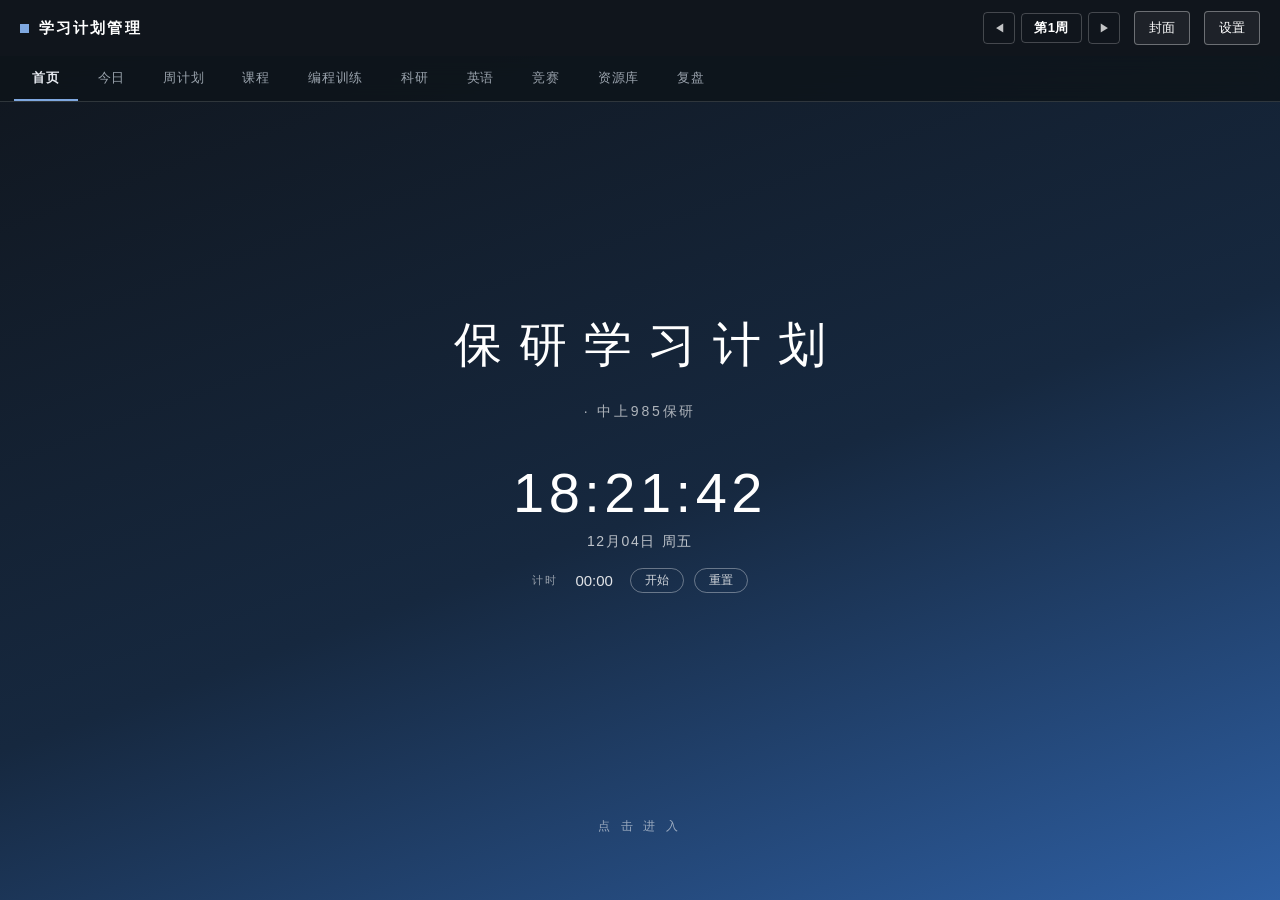
<file: index.html>
<!DOCTYPE html>
<html lang="zh-CN">
<head>
  <meta charset="UTF-8">
  <meta name="viewport" content="width=device-width, initial-scale=1.0">
  <title>学习计划管理</title>
  <link rel="stylesheet" href="style.css">
  <!-- PWA：可安装到手机主屏幕（图标/启动页/离线缓存） -->
  <link rel="manifest" href="manifest.json">
  <link rel="icon" type="image/png" href="icon-192.png">
  <meta name="theme-color" content="#10151C">
  <link rel="apple-touch-icon" href="icon-192.png">
  <meta name="mobile-web-app-capable" content="yes">
  <meta name="apple-mobile-web-app-capable" content="yes">
  <!-- Chart.js 不在此同步加载：改为打开"趋势图"时按需加载（多 CDN 回退），
       避免 CDN 不通时阻塞整个页面初始化 -->
</head>
<body>
  <!-- 全屏封面（每次打开页面显示，点击后缩进入主页） -->
  <div id="cover-root"></div>

  <!-- 顶部栏 -->
  <header class="topbar">
    <div class="brand">学习计划管理</div>
    <!-- 多功能时钟（封面 → 缩入顶栏左上角） -->
    <div id="topbar-clock-slot"></div>
    <div class="week-nav">
      <button id="week-prev" class="nav-btn" title="上一周">&#9664;</button>
      <button id="week-label" class="week-label" title="点击回到本周">
        <span id="week-label-text">第1周</span>
        <span id="week-current-badge" class="badge-current" hidden>当前</span>
      </button>
      <button id="week-next" class="nav-btn" title="下一周">&#9654;</button>
      <button id="week-back-today" class="btn btn-ghost btn-sm" hidden>回本周</button>
    </div>
    <button id="btn-cover" class="btn btn-ghost">封面</button>
    <button id="btn-settings" class="btn btn-ghost">设置</button>
  </header>

  <!-- Tab 栏 -->
  <nav class="tabs" id="tabs">
    <button class="tab-btn active" data-tab="home">首页</button>
    <button class="tab-btn" data-tab="today">今日</button>
    <button class="tab-btn" data-tab="weekplan">周计划</button>
    <button class="tab-btn" data-tab="courses">课程</button>
    <button class="tab-btn" data-tab="programming">编程训练</button>
    <button class="tab-btn" data-tab="research">科研</button>
    <button class="tab-btn" data-tab="english">英语</button>
    <button class="tab-btn" data-tab="competition">竞赛</button>
    <button class="tab-btn" data-tab="resources">资源库</button>
    <button class="tab-btn" data-tab="review">复盘</button>
  </nav>

  <!-- 内容区 -->
  <main class="main">
    <section id="view-home" class="view"></section>
    <section id="view-today" class="view" hidden></section>
    <section id="view-weekplan" class="view" hidden></section>
    <section id="view-courses" class="view" hidden></section>
    <section id="view-programming" class="view" hidden></section>
    <section id="view-research" class="view" hidden></section>
    <section id="view-english" class="view" hidden></section>
    <section id="view-competition" class="view" hidden></section>
    <section id="view-resources" class="view" hidden></section>
    <section id="view-review" class="view" hidden></section>
  </main>

  <!-- 底部状态栏 -->
  <footer class="statusbar" id="statusbar"></footer>

  <!-- 弹窗容器 -->
  <div id="modal-root"></div>

  <script src="data.js"></script>
  <script src="migration.js"></script>
  <!-- v3 数据层（常量与默认数据，可编辑数据） -->
  <script src="data/profile.js"></script>
  <script src="data/goals.js"></script>
  <script src="data/policies.js"></script>
  <script src="data/courses.js"></script>
  <script src="data/resources.js"></script>
  <script src="data/curriculum.js"></script>
  <script src="data/problems.js"></script>
  <script src="data/roadmap.js"></script>
  <script src="data/competitions.js"></script>
  <script src="data/vocabDefaults.js"></script>
  <script src="data/defaultData.js"></script>
  <!-- v3 核心引擎（纯逻辑，无 DOM；随开发逐个加入） -->
  <script src="core/goalEngine.js"></script>
  <script src="core/policyEngine.js"></script>
  <script src="core/gpaRiskEngine.js"></script>
  <script src="core/timeBudgetEngine.js"></script>
  <script src="core/gymScheduler.js"></script>
  <script src="core/constraintEngine.js"></script>
  <script src="core/strategyEngine.js"></script>
  <script src="core/planGenerator.js"></script>
  <script src="core/competitivenessEngine.js"></script>
  <script src="core/researchEngine.js"></script>
  <script src="core/competitionEngine.js"></script>
  <script src="core/resourceEngine.js"></script>
  <script src="core/programmingEngine.js"></script>
  <script src="core/reviewEngine.js"></script>
  <script src="core/vocabEngine.js"></script>
  <script src="core/snapshot.js"></script>
  <script src="core/syncEngine.js"></script>
  <!-- v3 UI 层 -->
  <script src="ui/weeklyPlan.js"></script>
  <script src="ui/dashboard.js"></script>
  <script src="ui/courses.js"></script>
  <script src="ui/programming.js"></script>
  <script src="ui/research.js"></script>
  <script src="ui/vocabCenter.js"></script>
  <script src="ui/english.js"></script>
  <script src="ui/competition.js"></script>
  <script src="ui/resources.js"></script>
  <script src="ui/review.js"></script>
  <script src="ui/settings.js"></script>
  <!-- 应用层 -->
  <script src="app.js"></script>
  <script src="schedule.js"></script>
  <script src="today.js"></script>
  <script src="cover.js"></script>
  <script src="aichat.js"></script>
</body>
</html>
</file>
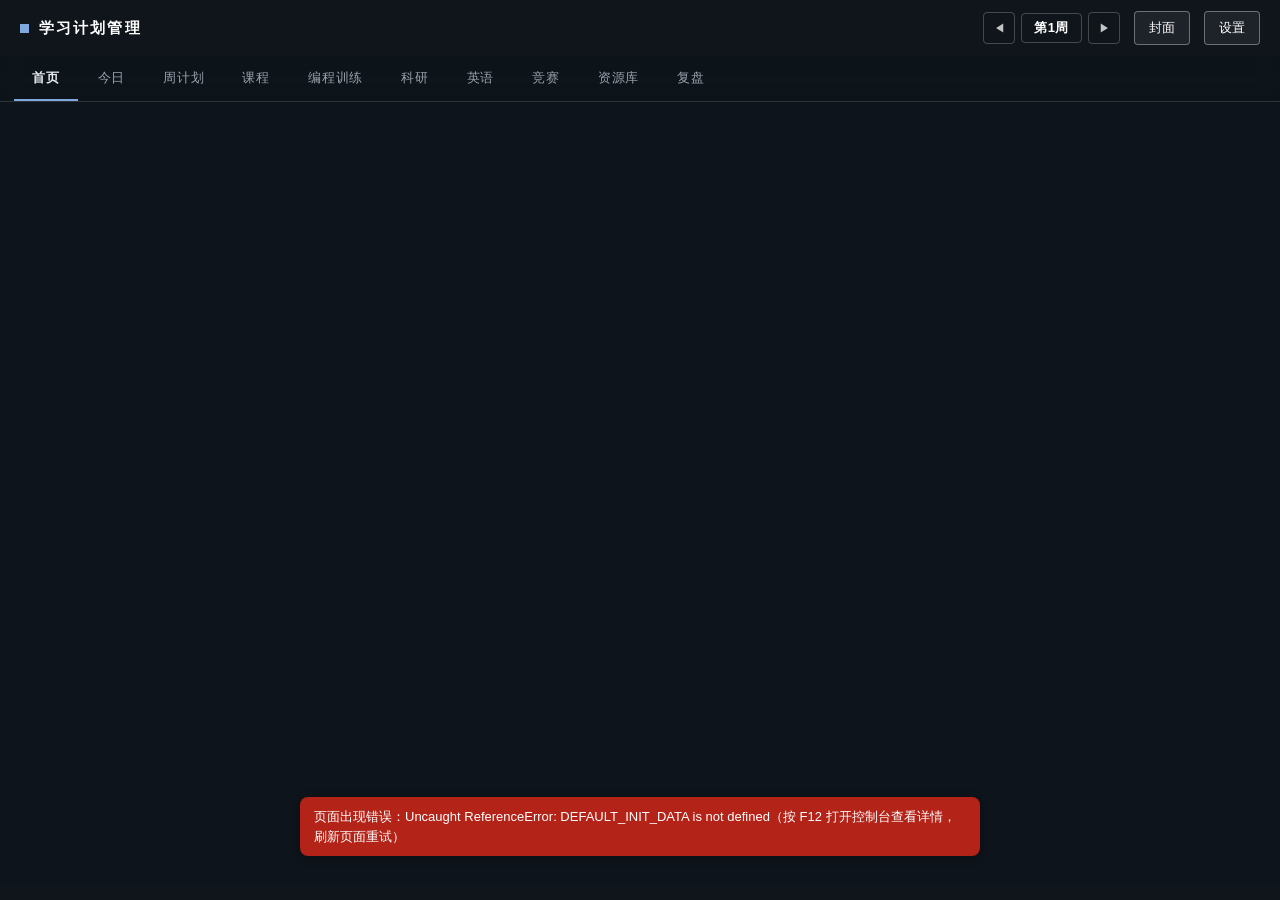
<file: test/browser-check.html>
<!DOCTYPE html>
<html lang="zh-CN">
<head>
  <meta charset="UTF-8">
  <meta name="viewport" content="width=device-width, initial-scale=1.0">
  <title>BrowserCheck</title>
  <link rel="stylesheet" href="../style.css">
</head>
<body>
  <div id="cover-root"></div>
  <header class="topbar">
    <div class="brand">学习计划管理</div>
    <div id="topbar-clock-slot"></div>
    <div class="week-nav">
      <button id="week-prev" class="nav-btn" title="上一周">&#9664;</button>
      <button id="week-label" class="week-label" title="点击回到本周">
        <span id="week-label-text">第1周</span>
        <span id="week-current-badge" class="badge-current" hidden>当前</span>
      </button>
      <button id="week-next" class="nav-btn" title="下一周">&#9654;</button>
      <button id="week-back-today" class="btn btn-ghost btn-sm" hidden>回本周</button>
    </div>
    <button id="btn-cover" class="btn btn-ghost">封面</button>
    <button id="btn-settings" class="btn btn-ghost">设置</button>
  </header>

  <nav class="tabs" id="tabs">
    <button class="tab-btn active" data-tab="home">首页</button>
    <button class="tab-btn" data-tab="today">今日</button>
    <button class="tab-btn" data-tab="weekplan">周计划</button>
    <button class="tab-btn" data-tab="courses">课程</button>
    <button class="tab-btn" data-tab="programming">编程训练</button>
    <button class="tab-btn" data-tab="research">科研</button>
    <button class="tab-btn" data-tab="english">英语</button>
    <button class="tab-btn" data-tab="competition">竞赛</button>
    <button class="tab-btn" data-tab="resources">资源库</button>
    <button class="tab-btn" data-tab="review">复盘</button>
  </nav>

  <main class="main">
    <section id="view-home" class="view"></section>
    <section id="view-today" class="view" hidden></section>
    <section id="view-weekplan" class="view" hidden></section>
    <section id="view-courses" class="view" hidden></section>
    <section id="view-programming" class="view" hidden></section>
    <section id="view-research" class="view" hidden></section>
    <section id="view-english" class="view" hidden></section>
    <section id="view-competition" class="view" hidden></section>
    <section id="view-resources" class="view" hidden></section>
    <section id="view-review" class="view" hidden></section>
  </main>

  <footer class="statusbar" id="statusbar"></footer>
  <div id="modal-root"></div>

  <script>
    /* 模拟用户真实环境：注入 v2 旧数据（无 version、旧周计划、旧打卡记录），
       验证 迁移 + 旧周计划重建 + 全页面切换 在真实浏览器中不崩溃 */
    (function () {
      var v2 = {
        userProfile: { name: '任真龙', major: '智能科学与技术（中外合办）', grade: '大一上学期', targetSchool: '985', gpaTarget: 4.0, englishTarget: 550, weeklyStudyHoursTarget: 28, constraints: { gymTime: { start: '16:00', end: '18:00' }, maxNightStudy: '21:30', lunchBreak: { start: '12:40', end: '13:30', taskType: '碎片任务' } } },
        semester: { totalWeeks: 18, weekOneMonday: '2026-09-07', examWeeksHint: [17, 18], specialWeeks: [ { weeks: [1, 2], label: '军训', note: '课表全空', noClasses: true }, { weeks: [18], label: '金工实习', note: '特殊安排' } ], cet4Exam: { planned: null, expectedDate: '2026-12-20', notAllowed: false, confirmHint: '需确认' } },
        weekPlans: {
          '4': { weekNumber: 4, focus: '旧体系', subjects: [
            { subject: '微积分', plannedHours: 6, goal: '', tasks: [
              { id: 'legacy-1', day: 1, time: '19:00-21:30', title: '微积分复习+作业', type: '学习', status: 'done', note: '' },
              { id: 'legacy-2', day: 6, time: '09:00-12:00', title: '微积分专题攻坚', type: '学习', status: 'todo', note: '' }
            ] },
            { subject: '英语/四级', plannedHours: 5, goal: '', tasks: [
              { id: 'legacy-3', day: 1, time: '12:40-13:30', title: '英语单词30个+听力', type: '碎片', status: 'done', note: '' }
            ] },
            { subject: '健身', plannedHours: 6, goal: '', tasks: [
              { id: 'legacy-5', day: 2, time: '16:00-17:40', title: '健身', type: '固定', status: 'skipped', note: '太累' }
            ] }
          ] }
        },
        dailyLogs: { '2026-09-28': { date: '2026-09-28', weekNumber: 4, weekday: 1, tasksStatus: { 'legacy-1': { status: 'done', note: '', subject: '微积分', title: '微积分复习+作业', duration: 2.5 } }, checklist: { vocabCount: 30 }, aiToolLog: '' } },
        weekReviews: {}, aiLogs: [],
        holidays: [ { name: '中秋节', start: '2026-09-25', end: '2026-09-27' }, { name: '国庆节', start: '2026-10-01', end: '2026-10-08' }, { name: '元旦', start: '2027-01-01', end: '2027-01-03' } ],
        holidayTasks: {}, gradeRules: [ { min: 90, gpa: 4 }, { min: 85, gpa: 3.7 }, { min: 80, gpa: 3.3 }, { min: 75, gpa: 3 }, { min: 70, gpa: 2.7 }, { min: 65, gpa: 2.3 }, { min: 60, gpa: 1 }, { min: 0, gpa: 0 } ],
        gpaSimulation: null, roadmap: { '循环': { topics: { '循环': true } } },
        currentWeekOverride: null, coverImage: null,
        aiConfig: { apiKey: '', model: 'deepseek-chat', baseUrl: 'https://api.deepseek.com' },
        aiChat: { messages: [], snapshot: null },
        lastModified: null
      };
      localStorage.setItem('studyPlanner', JSON.stringify(v2));
      window.__seededV2 = true;
    })();
  </script>

  <script src="../data.js"></script>
  <script src="../migration.js"></script>
  <script src="../data/profile.js"></script>
  <script src="../data/goals.js"></script>
  <script src="../data/policies.js"></script>
  <script src="../data/courses.js"></script>
  <script src="../data/resources.js"></script>
  <script src="../data/curriculum.js"></script>
  <script src="../data/problems.js"></script>
  <script src="../data/roadmap.js"></script>
  <script src="../data/competitions.js"></script>
  <script src="../data/defaultData.js"></script>
  <script src="../core/goalEngine.js"></script>
  <script src="../core/policyEngine.js"></script>
  <script src="../core/gpaRiskEngine.js"></script>
  <script src="../core/timeBudgetEngine.js"></script>
  <script src="../core/gymScheduler.js"></script>
  <script src="../core/constraintEngine.js"></script>
  <script src="../core/strategyEngine.js"></script>
  <script src="../core/planGenerator.js"></script>
  <script src="../core/competitivenessEngine.js"></script>
  <script src="../core/researchEngine.js"></script>
  <script src="../core/competitionEngine.js"></script>
  <script src="../core/resourceEngine.js"></script>
  <script src="../core/programmingEngine.js"></script>
  <script src="../core/reviewEngine.js"></script>
  <script src="../core/snapshot.js"></script>
  <script src="../ui/weeklyPlan.js"></script>
  <script src="../ui/dashboard.js"></script>
  <script src="../ui/courses.js"></script>
  <script src="../ui/programming.js"></script>
  <script src="../ui/research.js"></script>
  <script src="../ui/english.js"></script>
  <script src="../ui/competition.js"></script>
  <script src="../ui/resources.js"></script>
  <script src="../ui/review.js"></script>
  <script src="../ui/settings.js"></script>
  <script src="../app.js"></script>
  <script src="../schedule.js"></script>
  <script src="../today.js"></script>
  <script src="../cover.js"></script>
  <script src="../aichat.js"></script>

  <script>
    /* 自动巡检：捕获错误 → 点击封面进入 → 逐个切换 Tab → 记录可见性 */
    window.__errors = [];
    window.addEventListener('error', function (e) { window.__errors.push(String(e.message)); });

    function writeResult(text) {
      var pre = document.getElementById('test-output') || document.createElement('pre');
      pre.id = 'test-output';
      pre.style.cssText = 'position:fixed;left:8px;bottom:8px;z-index:99999;background:#fff;padding:8px;font-size:11px;max-height:60vh;overflow:auto;border:1px solid #000;';
      pre.textContent = text;
      if (!pre.parentNode) document.body.appendChild(pre);
    }

    document.addEventListener('DOMContentLoaded', function () {
      setTimeout(function () {
        try {
          var out = [];
          var all = ['home', 'today', 'weekplan', 'courses', 'programming', 'research', 'english', 'competition', 'resources', 'review'];

          /* 点击封面进入（与用户操作一致） */
          var cover = document.querySelector('#cover-root .cover');
          if (cover && typeof cover.click === 'function') cover.click();
          out.push('cover-clicked: ' + !!cover);

          /* 等封面动画结束后逐个切换 */
          setTimeout(function () {
            try {
              var stopTab = new URLSearchParams(location.search).get('stop');
              var tour = ['today', 'weekplan', 'courses', 'programming', 'research', 'english', 'competition', 'resources', 'review', 'home'];
              tour.forEach(function (t) {
                switchTab(t);
                var visible = all.filter(function (v) {
                  var el = document.getElementById('view-' + v);
                  return el && !el.hidden;
                });
                out.push('tab=' + t + ' visible=' + JSON.stringify(visible));
                /* 主题与隐藏属性实测（在今日页采集计算样式） */
                if (t === 'today') {
                  var card = document.querySelector('.view:not([hidden]) .card');
                  out.push('theme-body-bg=' + getComputedStyle(document.body).backgroundColor);
                  out.push('theme-card-bg=' + (card ? getComputedStyle(card).backgroundColor : 'no-card'));
                  out.push('theme-card-text=' + (card ? getComputedStyle(card).color : 'no-card'));
                  out.push('home-bg-display=' + (function () { var b = document.getElementById('home-bg'); return b ? getComputedStyle(b).display : 'missing'; })());
                  out.push('hidden-css-check-view-home-display=' + getComputedStyle(document.getElementById('view-home')).display + '（期望 none）');
                  out.push('tabs-bg=' + getComputedStyle(document.getElementById('tabs')).backgroundColor);
                  /* 修复2：2026-10-08 应为上班日 */
                  out.push('holiday-2026-10-08=' + (isHolidayDate('2026-10-08') ? 'HOLIDAY(错误)' : 'workday(正确)'));
                }
                if (t === 'home') {
                  /* 修复1：周次导航在首页也显示 */
                  out.push('week-nav-display-on-home=' + getComputedStyle(document.querySelector('.week-nav')).display + '（期望 block/flex）');
                }
                if (t === 'courses') {
                  /* 修复3：课表暗色 */
                  var rl = document.querySelector('.sched-grid .row-label');
                  out.push('schedule-row-label-bg=' + (rl ? getComputedStyle(rl).backgroundColor : 'no-row-label'));
                  var th = document.querySelector('.sched-grid thead th');
                  out.push('schedule-head-bg=' + (th ? getComputedStyle(th).backgroundColor : 'no-head'));
                }
                if (t === 'programming') {
                  /* 修复4：训练项目选择器 */
                  out.push('problem-pick-count=' + document.querySelectorAll('.problem-pick').length + '（期望 16）');
                }
              });
              /* 截图模式：巡检结束后停在指定页 */
              if (stopTab && all.indexOf(stopTab) !== -1) switchTab(stopTab);
              /* 按钮高亮检查 */
              var activeBtn = document.querySelector('.tab-btn.active');
              out.push('active-btn=' + (activeBtn ? activeBtn.dataset.tab : 'none'));
              /* v2 数据迁移验证 */
              try {
                out.push('version=' + state.data.version);
                var p4 = state.data.weekPlans['4'];
                out.push('week4-engineVersion=' + (p4 ? p4.engineVersion : 'missing'));
                var kept = [];
                if (p4) p4.subjects.forEach(function (sb) { sb.tasks.forEach(function (x) { if (x.status === 'done') kept.push(x.title); }); });
                out.push('week4-keptDone=' + JSON.stringify(kept));
                out.push('dailyLog-mirror-kept=' + JSON.stringify(state.data.dailyLogs['2026-09-28'] && state.data.dailyLogs['2026-09-28'].tasksStatus['legacy-1'] ? 'yes' : 'no'));
              } catch (e3) { out.push('migration-check-error=' + e3.message); }
              out.push('errors=' + JSON.stringify(window.__errors));
              writeResult('TEST-RESULT\n' + out.join('\n'));
            } catch (e2) {
              writeResult('TEST-CRASH: ' + e2.message + '\n' + (e2.stack || ''));
            }
          }, 1200);
        } catch (e1) {
          writeResult('TEST-SETUP-CRASH: ' + e1.message);
        }
      }, 500);
    });
  </script>
</body>
</html>
</file>
<file: style.css>
/* ============================================================
 * style.css —— 学习计划管理 · 现代主义视觉体系
 * 墨黑顶栏 + 纸色背景 + 发丝线边框 + 大字细体数字 + 钢蓝点缀
 * ============================================================ */

:root {
  --ink: #10151C;           /* 墨黑：顶栏/状态栏/主按钮 */
  --paper: #F4F5F6;         /* 纸色背景 */
  --card: #FFFFFF;
  --line: #E4E7EA;          /* 发丝线 */
  --line-soft: #EEF0F2;
  --text: #1B2129;
  --muted: #7A828D;
  --primary: #16283F;       /* 深海军蓝 */
  --accent: #2E5FA3;        /* 钢蓝 */
  --accent-soft: #EBF1F8;
  --green: #1F7A5C;
  --green-soft: #E7F2EE;
  --gold: #A66E0F;
  --gold-soft: #F7F0E0;
  --red: #B3261E;
  --red-soft: #F9E9E8;
  --gray: #9AA3AD;
  --radius: 6px;
  --radius-lg: 14px;
  --shadow-modal: 0 16px 48px rgba(16, 21, 28, 0.22);
}

* { box-sizing: border-box; margin: 0; padding: 0; }

/* 只给 html 定高、body 用 min-height：
   修复 body height:100% 导致内容溢出后 position:sticky 失效、
   长页面滚动时顶栏/标签栏（导航条）跟着滚走的问题。
   短内容时 body 仍撑满视口（状态栏贴底） */
html { height: 100%; }
body { min-height: 100%; }

body {
  font-family: "Segoe UI", "PingFang SC", "Microsoft YaHei", "Helvetica Neue", sans-serif;
  background: var(--paper);
  color: var(--text);
  font-size: 14px;
  line-height: 1.6;
  display: flex;
  flex-direction: column;
  -webkit-font-smoothing: antialiased;
}

button { font-family: inherit; cursor: pointer; }
input, select, textarea {
  font-family: inherit;
  font-size: 14px;
  color: var(--text);
}

/* 数字统一等宽表格数字，观感更精致 */
.task-time, .stat-box .v, .cd-days, .gpa-score, .gpa-val, .week-label,
.big-date, .d-date, .t-time, .cc-meta {
  font-variant-numeric: tabular-nums;
}

/* ---------------- 顶部栏 ---------------- */

.topbar {
  background: var(--ink);
  color: #fff;
  display: flex;
  align-items: center;
  gap: 14px;
  padding: 0 20px;
  min-height: 56px;
  flex-wrap: wrap;
  position: sticky;
  top: 0;
  z-index: 50;
}

.brand {
  font-size: 15px;
  font-weight: 600;
  letter-spacing: 0.14em;
  display: flex;
  align-items: center;
  gap: 10px;
}
.brand::before {
  content: '';
  width: 9px;
  height: 9px;
  background: var(--accent);
  display: inline-block;
}

.week-nav { display: flex; align-items: center; gap: 6px; margin-left: auto; }

.nav-btn {
  background: transparent;
  color: rgba(255, 255, 255, 0.75);
  border: 1px solid rgba(255, 255, 255, 0.22);
  border-radius: 4px;
  width: 32px;
  height: 32px;
  font-size: 11px;
  transition: all 0.15s;
}
.nav-btn:hover { color: #fff; border-color: rgba(255, 255, 255, 0.55); }

.week-label {
  background: transparent;
  color: #fff;
  border: 1px solid rgba(255, 255, 255, 0.22);
  border-radius: 4px;
  padding: 5px 12px;
  font-size: 13px;
  font-weight: 600;
  letter-spacing: 0.04em;
  display: inline-flex;
  align-items: center;
  gap: 7px;
  transition: all 0.15s;
}
.week-label:hover { border-color: rgba(255, 255, 255, 0.55); }

.badge-current {
  background: var(--gold);
  color: #fff;
  font-size: 10px;
  padding: 1px 6px;
  border-radius: 3px;
  font-weight: 500;
  letter-spacing: 0.06em;
}

/* ---------------- Tab 栏 ---------------- */

.tabs {
  background: #fff;
  border-bottom: 1px solid var(--line);
  display: flex;
  gap: 2px;
  padding: 0 14px;
  overflow-x: auto;
  position: sticky;
  top: 56px;
  z-index: 40;
}

.tab-btn {
  border: none;
  background: none;
  padding: 13px 18px 12px;
  font-size: 13px;
  letter-spacing: 0.06em;
  color: var(--muted);
  border-bottom: 2px solid transparent;
  white-space: nowrap;
  transition: color 0.15s;
}
.tab-btn:hover { color: var(--text); }
.tab-btn.active {
  color: var(--ink);
  font-weight: 600;
  border-bottom-color: var(--accent);
}

/* ---------------- 主内容区 ---------------- */

.main {
  flex: 1;
  padding: 22px 16px;
  max-width: 1080px;
  width: 100%;
  margin: 0 auto;
  padding-bottom: 64px;
}

.view {
  display: flex;
  flex-direction: column;
  gap: 16px;
  animation: view-in 0.28s ease;   /* Tab 切换时视图淡入上移 */
}
@keyframes view-in {
  from { opacity: 0; transform: translateY(8px); }
  to { opacity: 1; transform: none; }
}

/* ---------------- 卡片 ---------------- */

.card {
  background: var(--card);
  border: 1px solid var(--line);
  border-radius: 8px;
  padding: 20px;
}

.card-title {
  font-size: 15px;
  font-weight: 600;
  color: var(--ink);
  margin-bottom: 14px;
  display: flex;
  align-items: center;
  justify-content: space-between;
  gap: 8px;
  flex-wrap: wrap;
}
.card-title::before {
  content: '';
  width: 3px;
  height: 15px;
  background: var(--accent);
  margin-right: 8px;
}
.card-title span:first-child { margin-right: auto; }
.card-title::before + span { margin-right: auto; }

.card-sub { font-size: 12px; color: var(--muted); font-weight: 400; letter-spacing: 0.02em; }

/* 微标签（小型大写式标签） */
.overline {
  font-size: 11px;
  font-weight: 600;
  letter-spacing: 0.18em;
  color: var(--muted);
  margin-bottom: 2px;
}

/* 大字日期 */
.big-date {
  font-size: 27px;
  font-weight: 300;
  letter-spacing: 0.02em;
  color: var(--ink);
  margin: 2px 0 8px;
}

/* ---------------- 按钮 ---------------- */

.btn {
  border: 1px solid var(--line);
  background: #fff;
  color: var(--text);
  border-radius: 4px;
  padding: 7px 14px;
  font-size: 13px;
  white-space: nowrap;
  transition: all 0.15s;
}
.btn:hover { border-color: var(--ink); color: var(--ink); }

.btn-sm { padding: 3px 9px; font-size: 12px; }

.btn-primary { background: var(--ink); border-color: var(--ink); color: #fff; }
.btn-primary:hover { background: var(--primary); border-color: var(--primary); color: #fff; }

.btn-danger { background: #fff; border-color: #E7C0BD; color: var(--red); }
.btn-danger:hover { background: var(--red-soft); border-color: var(--red); color: var(--red); }

.btn-ghost { background: transparent; border-color: transparent; color: inherit; }
#btn-settings, #btn-cover { color: #fff; border-color: rgba(255, 255, 255, 0.35); }
#btn-settings:hover, #btn-cover:hover { background: rgba(255, 255, 255, 0.08); border-color: rgba(255, 255, 255, 0.6); color: #fff; }

/* ---------------- 表单 ---------------- */

.field { margin-bottom: 12px; }
.field label {
  display: block;
  font-size: 12px;
  letter-spacing: 0.04em;
  color: var(--muted);
  margin-bottom: 5px;
}
.field input[type="text"], .field input[type="number"], .field input[type="date"],
.field input[type="time"], .field select, .field textarea {
  width: 100%;
  border: 1px solid var(--line);
  border-radius: 4px;
  padding: 8px 10px;
  background: #fff;
  transition: border-color 0.15s, box-shadow 0.15s;
}
.field input:focus, .field select:focus, .field textarea:focus {
  outline: none;
  border-color: var(--accent);
  box-shadow: 0 0 0 3px rgba(46, 95, 163, 0.12);
}
.field textarea { min-height: 56px; resize: vertical; }
.field-row { display: flex; gap: 12px; flex-wrap: wrap; }
.field-row .field { flex: 1; min-width: 120px; }

.form-grid { display: grid; grid-template-columns: 1fr 1fr; gap: 0 20px; }
@media (max-width: 640px) { .form-grid { grid-template-columns: 1fr; } }

.checkbox-row {
  display: flex;
  align-items: center;
  gap: 10px;
  padding: 7px 0;
  cursor: pointer;
  font-size: 14px;
}
.checkbox-row input[type="checkbox"] {
  width: 18px; height: 18px;
  accent-color: var(--accent);
  flex: none;
}

/* ---------------- 进度条 ---------------- */

.progress-track {
  background: #E9ECEF;
  border-radius: 2px;
  height: 4px;
  overflow: hidden;
  flex: 1;
}
.progress-fill {
  background: var(--accent);
  height: 100%;
  transition: width 0.3s;
}
.progress-fill.green { background: var(--green); }
.progress-fill.gold { background: var(--gold); }

/* ---------------- 状态标签 ---------------- */

.st { font-size: 11.5px; padding: 2px 8px; border-radius: 3px; white-space: nowrap; letter-spacing: 0.03em; }
.st-todo { background: #F0F1F3; color: var(--gray); }
.st-done { background: var(--green-soft); color: var(--green); }
.st-skip { background: var(--gold-soft); color: var(--gold); }

.subject-tag {
  font-size: 11px;
  padding: 2px 8px;
  border-radius: 3px;
  color: #fff;
  white-space: nowrap;
  letter-spacing: 0.03em;
}

/* ---------------- 任务列表 ---------------- */

.task-row {
  display: flex;
  align-items: center;
  gap: 10px;
  padding: 11px 2px;
  border-bottom: 1px solid var(--line-soft);
  flex-wrap: wrap;
}
.task-row:last-child { border-bottom: none; }
.task-row input[type="checkbox"] {
  width: 18px; height: 18px;
  accent-color: var(--accent);
  flex: none;
  cursor: pointer;
}
.task-row.done .task-title { text-decoration: line-through; color: var(--gray); }
.task-row.skipped .task-title { text-decoration: line-through; color: var(--gray); }

.task-time { font-size: 12px; color: var(--muted); min-width: 96px; }
.task-title { flex: 1; min-width: 140px; }
.task-note { font-size: 12px; color: var(--gold); flex-basis: 100%; padding-left: 28px; }

.task-actions { display: flex; gap: 6px; }

/* ---------------- 课表 ---------------- */

.sched-scroll { overflow-x: auto; }

table.sched-grid {
  border-collapse: collapse;
  width: 100%;
  min-width: 820px;
  table-layout: fixed;
}

.sched-grid th, .sched-grid td {
  border: 1px solid var(--line);
  padding: 6px;
  vertical-align: top;
  text-align: left;
}

.sched-grid thead th {
  background: var(--ink);
  color: #fff;
  font-size: 12.5px;
  font-weight: 500;
  letter-spacing: 0.05em;
  padding: 9px 6px;
}
.sched-grid thead th.today-col { background: var(--accent); }

.sched-grid .row-label {
  background: #F8F9FA;
  font-size: 11px;
  color: var(--muted);
  width: 84px;
  white-space: nowrap;
}
.sched-grid .row-label .rt { font-weight: 600; color: var(--text); letter-spacing: 0.04em; }

.sched-grid td.today-col { background: #F1F6FB; }

.sched-cell { min-height: 64px; display: flex; flex-direction: column; gap: 4px; }

.course-chip {
  border-left: 3px solid var(--cc, var(--accent));
  background: #F7F8F9;
  border-radius: 4px;
  padding: 6px 8px;
  font-size: 12px;
}
.cc-name { font-weight: 600; color: var(--cc, var(--text)); font-size: 12.5px; }
.cc-tag {
  font-size: 10px;
  background: #EDEFF2;
  color: var(--muted);
  border-radius: 3px;
  padding: 0 5px;
  margin-left: 5px;
  letter-spacing: 0.04em;
}
.cc-meta { color: var(--muted); font-size: 11px; margin-top: 2px; }

.cell-chip {
  border-radius: 4px;
  padding: 5px 7px;
  font-size: 12px;
  text-align: center;
  letter-spacing: 0.04em;
}
.cell-chip.self {
  background: var(--green-soft);
  color: var(--green);
  border: 1px dashed #BCDCCB;
  cursor: pointer;
}
.cell-chip.self:hover { border-style: solid; }
.cell-chip.lunch {
  background: var(--accent-soft);
  color: var(--accent);
  border: 1px dashed #BCCDE3;
  cursor: pointer;
}
.cell-chip.lunch:hover { border-style: solid; }
.cell-chip.gym {
  background: var(--gold-soft);
  color: var(--gold);
  border: 1px dashed #E3D3AE;
  cursor: pointer;
}
.cell-chip.gym:hover { border-style: solid; }
.cell-chip.rest { background: #F3F4F6; color: var(--gray); border: 1px solid var(--line-soft); }

.sched-cell.conflict { outline: 2px solid var(--red); border-radius: 4px; }

.sched-legend { display: flex; gap: 16px; flex-wrap: wrap; font-size: 12px; color: var(--muted); margin-top: 12px; }
.legend-item { display: inline-flex; align-items: center; gap: 6px; }
.legend-swatch { width: 10px; height: 10px; border-radius: 2px; display: inline-block; }

.banner {
  border-radius: 4px;
  padding: 10px 14px;
  font-size: 13px;
  border: 1px solid;
}
.banner.info { background: var(--accent-soft); border-color: #C9D9EC; color: var(--accent); }
.banner.warn { background: var(--gold-soft); border-color: #E7D9B5; color: var(--gold); }
.banner.danger { background: var(--red-soft); border-color: #ECC3C0; color: var(--red); }

/* ---------------- 周计划 ---------------- */

.subject-block { margin-bottom: 18px; }
.subject-block:last-child { margin-bottom: 0; }
.subject-head {
  display: flex;
  align-items: center;
  gap: 8px;
  flex-wrap: wrap;
  margin-bottom: 6px;
  padding-bottom: 8px;
  border-bottom: 1px solid var(--line-soft);
}
.subject-dot { width: 8px; height: 8px; flex: none; }
.subject-name { font-weight: 600; font-size: 14.5px; }
.subject-hours { font-size: 12px; color: var(--muted); }
.subject-goal { font-size: 12.5px; color: var(--muted); flex-basis: 100%; padding-left: 16px; }
.subject-hours-input {
  width: 52px;
  border: 1px solid var(--line);
  border-radius: 4px;
  padding: 2px 6px;
  font-size: 12.5px;
}

.weekplan-toolbar { display: flex; gap: 8px; flex-wrap: wrap; align-items: center; padding: 12px 20px; }

.view-toggle { display: inline-flex; border: 1px solid var(--line); border-radius: 4px; overflow: hidden; }
.view-toggle button {
  border: none; background: #fff; padding: 5px 14px; font-size: 12.5px; color: var(--muted);
  letter-spacing: 0.04em;
}
.view-toggle button.active { background: var(--ink); color: #fff; }

.cal-grid { display: grid; grid-template-columns: repeat(7, 1fr); gap: 8px; }
@media (max-width: 760px) {
  .cal-grid { grid-template-columns: 1fr 1fr; }
}
.cal-day {
  border: 1px solid var(--line);
  border-radius: 6px;
  padding: 10px;
  min-height: 120px;
  background: #fff;
}
.cal-day.today-col { background: #F1F6FB; }
.cal-day.holiday-col { background: #F6F7F8; border-style: dashed; }
.cal-day-head { font-size: 12.5px; font-weight: 600; margin-bottom: 6px; color: var(--ink); }
.cal-day-head .d-date { color: var(--muted); font-weight: 400; font-size: 11px; }
.cal-task {
  font-size: 12px;
  padding: 4px 7px;
  border-radius: 4px;
  background: #F7F8F9;
  margin-bottom: 4px;
  border-left: 3px solid var(--cc, var(--gray));
}
.cal-task .t-time { color: var(--muted); font-size: 11px; }

.course-overview { font-size: 12.5px; color: var(--muted); display: flex; flex-direction: column; gap: 4px; }
.course-overview .co-day { font-weight: 600; color: var(--text); }

/* 节日安排卡片 */
.holiday-card { border-left: 3px solid var(--gold); }

/* ---------------- 复盘 ---------------- */

.subnav { display: flex; gap: 6px; flex-wrap: wrap; }
.subnav-btn {
  border: 1px solid var(--line);
  background: #fff;
  border-radius: 4px;
  padding: 6px 16px;
  font-size: 13px;
  color: var(--muted);
  letter-spacing: 0.04em;
}
.subnav-btn.active { background: var(--ink); border-color: var(--ink); color: #fff; }

.summary-stats { display: flex; gap: 12px; flex-wrap: wrap; }
.stat-box {
  flex: 1; min-width: 130px;
  background: #F8F9FA;
  border: 1px solid var(--line);
  border-radius: 6px;
  padding: 14px;
  text-align: center;
}
.stat-box .v { font-size: 26px; font-weight: 300; color: var(--ink); letter-spacing: 0.01em; }
.stat-box .k { font-size: 11.5px; color: var(--muted); letter-spacing: 0.05em; }

.bar-compare { display: flex; align-items: center; gap: 8px; margin-bottom: 8px; font-size: 12.5px; }
.bar-compare .b-label { width: 90px; text-align: right; flex: none; color: var(--muted); }
.bar-track { background: #EDEFF1; border-radius: 2px; height: 8px; position: relative; flex: 1; }
.bar-actual { background: var(--green); height: 100%; border-radius: 2px; }
.bar-plan-marker {
  position: absolute; top: -2px; bottom: -2px; width: 2px;
  background: var(--gold); border-radius: 1px;
}
.bar-compare .b-val { width: 120px; font-size: 11.5px; color: var(--muted); flex: none; }

.chart-box { position: relative; min-height: 260px; }
.chart-empty {
  position: absolute; inset: 0; display: flex; align-items: center; justify-content: center;
  color: var(--muted); font-size: 13px;
}

/* ---------------- 看板 ---------------- */

.board-grid { display: grid; grid-template-columns: repeat(4, 1fr); gap: 12px; }
@media (max-width: 900px) { .board-grid { grid-template-columns: 1fr 1fr; } }
@media (max-width: 480px) { .board-grid { grid-template-columns: 1fr; } }

.board-card { text-align: center; }
.board-card .bc-title { font-weight: 600; font-size: 13.5px; margin-bottom: 6px; letter-spacing: 0.05em; }
.board-card .bc-note { font-size: 12px; color: var(--muted); margin-top: 6px; }
.board-card .bc-value { font-size: 17px; font-weight: 600; color: var(--primary); margin-bottom: 8px; }

.countdown-grid { display: grid; grid-template-columns: repeat(3, 1fr); gap: 12px; }
@media (max-width: 640px) { .countdown-grid { grid-template-columns: 1fr; } }
.cd-box {
  background: #F8F9FA;
  border: 1px solid var(--line);
  border-radius: 6px;
  padding: 13px;
}
.cd-box .cd-name { font-size: 13px; font-weight: 600; color: var(--text); }
.cd-box .cd-date { font-size: 12px; color: var(--muted); }
.cd-box .cd-days { font-size: 22px; font-weight: 300; color: var(--accent); margin-top: 4px; }
.cd-box .cd-days span { font-size: 12px; font-weight: 400; color: var(--muted); }

.gpa-row {
  display: flex; align-items: center; gap: 10px; padding: 8px 0;
  border-bottom: 1px solid var(--line-soft); flex-wrap: wrap;
}
.gpa-row:last-child { border-bottom: none; }
.gpa-name { width: 190px; font-size: 13px; flex: none; }
.gpa-credits { width: 44px; color: var(--muted); font-size: 12px; flex: none; text-align: center; }
.gpa-slider { flex: 1; min-width: 120px; accent-color: var(--accent); }
.gpa-score { width: 40px; text-align: center; font-weight: 600; color: var(--primary); }
.gpa-val { width: 40px; text-align: right; font-size: 13px; font-weight: 600; }
.gpa-val.risk { color: var(--red); }

.roadmap { display: flex; gap: 0; overflow-x: auto; padding: 8px 0; }
.road-node {
  flex: 1; min-width: 130px;
  border-top: 3px solid var(--gray);
  padding: 10px 12px 10px 0;
  font-size: 12.5px;
  cursor: pointer;
  position: relative;
}
.road-node .rn-weeks { color: var(--muted); font-size: 11px; }
.road-node .rn-title { font-weight: 600; margin-top: 3px; }
.road-node.done { border-top-color: var(--green); }
.road-node.done .rn-title { color: var(--green); }
.road-node.current { border-top-color: var(--accent); }
.road-node.current .rn-title { color: var(--accent); }
.road-node.current::after {
  content: '当前';
  position: absolute; top: -26px; left: 0;
  background: var(--accent); color: #fff;
  font-size: 11px; padding: 1px 8px; border-radius: 3px;
}
.road-node.future .rn-title { color: var(--gray); }

.node-detail {
  background: #F8F9FA;
  border: 1px solid var(--line);
  border-radius: 6px;
  padding: 13px;
  margin-top: 10px;
}
.node-detail h4 { font-size: 13.5px; margin-bottom: 8px; color: var(--primary); }

/* ---------------- 弹窗 ---------------- */

.modal-overlay {
  position: fixed; inset: 0;
  background: rgba(16, 21, 28, 0.5);
  backdrop-filter: blur(2px);
  display: flex; align-items: center; justify-content: center;
  z-index: 100;
  padding: 16px;
  animation: modal-overlay-in 0.22s ease;
}
.modal-overlay.closing {
  animation: modal-overlay-out 0.2s ease forwards;
  pointer-events: none;
}
.modal-card {
  background: #fff;
  border: 1px solid var(--line);
  border-radius: 8px;
  width: 100%;
  max-width: 560px;
  max-height: 86vh;
  display: flex;
  flex-direction: column;
  box-shadow: var(--shadow-modal);
  animation: modal-card-in 0.3s cubic-bezier(0.22, 0.61, 0.36, 1);
}
.modal-card.closing {
  animation: modal-card-out 0.2s ease forwards;
}
@keyframes modal-overlay-in { from { opacity: 0; } to { opacity: 1; } }
@keyframes modal-overlay-out { from { opacity: 1; } to { opacity: 0; } }
@keyframes modal-card-in {
  from { opacity: 0; transform: translateY(10px) scale(0.96); }
  to { opacity: 1; transform: none; }
}
@keyframes modal-card-out {
  from { opacity: 1; transform: none; }
  to { opacity: 0; transform: translateY(8px) scale(0.95); }
}
.modal-head {
  display: flex; align-items: center; justify-content: space-between;
  padding: 15px 20px;
  border-bottom: 1px solid var(--line);
  font-weight: 600;
  font-size: 15px;
  color: var(--ink);
  letter-spacing: 0.03em;
}
.modal-close {
  border: none; background: none; font-size: 20px; color: var(--muted); line-height: 1;
  padding: 2px 6px;
}
.modal-close:hover { color: var(--red); }
.modal-body { padding: 16px 20px; overflow-y: auto; }
.modal-actions {
  display: flex; justify-content: flex-end; gap: 10px;
  padding: 13px 20px; border-top: 1px solid var(--line);
}

/* ---------------- 底部状态栏 ---------------- */

.statusbar {
  position: fixed; bottom: 0; left: 0; right: 0;
  background: var(--ink);
  color: rgba(255, 255, 255, 0.78);
  font-size: 11.5px;
  letter-spacing: 0.04em;
  padding: 8px 20px;
  display: flex;
  gap: 20px;
  flex-wrap: wrap;
  z-index: 60;
}

/* ---------------- 空态 ---------------- */

.empty-state {
  text-align: center;
  color: var(--muted);
  padding: 30px 16px;
  font-size: 13.5px;
  border: 1px dashed var(--line);
  border-radius: 6px;
}
.empty-state .btn { margin-top: 12px; }

/* ---------------- 今日页头部 / 节日 ---------------- */

.holiday-hero {
  background: var(--ink);
  border-color: var(--ink);
  color: #fff;
  padding: 26px 24px;
}
.holiday-hero .overline { color: #D8B25C; }
.holiday-hero .big-date { color: #fff; font-size: 30px; }
.holiday-hero .hint { color: rgba(255, 255, 255, 0.68); font-size: 13px; }

.holiday-task-card { border-left: 3px solid var(--gold); }

/* ---------------- 其它 ---------------- */

.hint { font-size: 12px; color: var(--muted); }

.sec-title {
  font-size: 11.5px;
  font-weight: 600;
  letter-spacing: 0.12em;
  color: var(--muted);
  margin: 16px 0 8px;
}

.divider { border-top: 1px solid var(--line); margin: 14px 0; }

.settings-section {
  border: 1px solid var(--line);
  border-radius: 6px;
  padding: 15px;
  margin-bottom: 14px;
}
.settings-section h4 { font-size: 13.5px; font-weight: 600; color: var(--ink); margin-bottom: 10px; letter-spacing: 0.04em; }

.rule-table { width: 100%; border-collapse: collapse; margin-bottom: 8px; }
.rule-table th, .rule-table td { border: 1px solid var(--line); padding: 5px 8px; font-size: 13px; }
.rule-table th { background: #F8F9FA; font-weight: 600; }
.rule-table input { width: 70px; border: 1px solid var(--line); border-radius: 4px; padding: 3px 6px; }

@keyframes flash-warn {
  0%, 100% { box-shadow: none; }
  50% { box-shadow: 0 0 0 3px rgba(166, 110, 15, 0.4); }
}
.flash-once { animation: flash-warn 0.9s ease-in-out 3; }

.highlight-target { animation: flash-warn 0.8s ease-in-out 2; }

/* ---------------- 响应式 ---------------- */

@media (max-width: 640px) {
  .main { padding: 12px 10px; }
  .brand { font-size: 14px; }
  .week-nav { gap: 4px; }
  .task-time { min-width: 88px; }
  .gpa-name { width: 120px; }
  /* 顶栏与标签栏在移动端同样常显（两行导航每一页都可见）：
     顶栏不换行（内容横向滚动），高度固定 56px，标签栏 sticky top 保持对齐 */
  .topbar { position: sticky; flex-wrap: nowrap; overflow-x: auto; }
  .tabs { position: sticky; }
  .big-date { font-size: 23px; }
}

/* ============================================================
 * 主页与封面（Home & Cover）
 * ============================================================ */

/* ---------------- 全屏封面 ---------------- */

.cover {
  position: fixed; inset: 0;
  /* z-index 低于顶栏(50)/标签栏(40)：导航条在封面页同样常显，
     点击导航可直接进入对应页面；点击封面其他区域进入主页 */
  z-index: 30;
  background: linear-gradient(160deg, #10151C 0%, #16283F 55%, #2E5FA3 100%);
  background-size: cover;
  background-position: center;
  display: flex;
  flex-direction: column;
  align-items: center;
  justify-content: center;
  cursor: pointer;
  transition: transform 0.55s cubic-bezier(0.22, 0.61, 0.36, 1), opacity 0.45s ease;
}
/* 自定义封面图时叠一层深色，保证文字可读 */
.cover.with-image::before {
  content: '';
  position: absolute; inset: 0;
  background: rgba(16, 21, 28, 0.45);
}
.cover-brand {
  position: relative;
  font-size: 48px;
  font-weight: 300;
  color: #fff;
  letter-spacing: 0.35em;
  text-indent: 0.35em;   /* 抵消末字间距，视觉居中 */
}
.cover-sub {
  position: relative;
  margin-top: 16px;
  color: rgba(255, 255, 255, 0.65);
  font-size: 14px;
  letter-spacing: 0.2em;
}
.cover-hint {
  position: absolute;
  bottom: 64px;
  color: rgba(255, 255, 255, 0.55);
  font-size: 12px;
  letter-spacing: 0.3em;
  animation: cover-pulse 2s ease-in-out infinite;
}
@keyframes cover-pulse {
  0%, 100% { opacity: 0.35; }
  50% { opacity: 1; }
}
/* 点击后缩：放大 + 上移 + 淡出 */
.cover.dismiss {
  transform: scale(1.16) translateY(-4%);
  opacity: 0;
  pointer-events: none;
}

@media (max-width: 640px) {
  .cover-brand { font-size: 30px; }
}

/* ---------------- 封面多功能时钟（时间/日期/计时） ---------------- */

.cover-clock {
  position: relative;
  z-index: 1;
  margin-top: 40px;
  display: flex;
  flex-direction: column;
  align-items: center;
  gap: 6px;
  color: #fff;
}
.cover-clock-time {
  font-size: 56px;
  font-weight: 200;
  letter-spacing: 0.08em;
  font-variant-numeric: tabular-nums;
  line-height: 1.1;
}
.cover-clock-date {
  font-size: 14px;
  color: rgba(255, 255, 255, 0.72);
  letter-spacing: 0.12em;
}
.cover-clock-sw { display: flex; align-items: center; gap: 10px; margin-top: 10px; }
.cc-sw-label { font-size: 11px; letter-spacing: 0.2em; color: rgba(255, 255, 255, 0.55); }
.cc-sw-val {
  font-size: 15px;
  font-variant-numeric: tabular-nums;
  color: rgba(255, 255, 255, 0.88);
  min-width: 52px;
  text-align: center;
}
.cc-sw-btn {
  background: transparent;
  border: 1px solid rgba(255, 255, 255, 0.35);
  color: rgba(255, 255, 255, 0.8);
  border-radius: 999px;
  padding: 3px 14px;
  font-size: 12px;
  transition: all 0.15s;
}
.cc-sw-btn:hover { border-color: rgba(255, 255, 255, 0.7); color: #fff; }

/* 进入功能页后：缩入顶栏左上角（缩小版 + 飞入动画，与封面联动） */
#topbar-clock-slot { display: flex; align-items: center; }
#topbar-clock-slot .cover-clock {
  margin: 0;
  flex-direction: row;
  gap: 10px;
  color: #fff;
  animation: clock-arrive 0.6s cubic-bezier(0.22, 0.61, 0.36, 1);
  transform-origin: top left;
}
#topbar-clock-slot .cover-clock-time { font-size: 16px; font-weight: 400; letter-spacing: 0.04em; }
#topbar-clock-slot .cover-clock-date { font-size: 11px; color: rgba(255, 255, 255, 0.55); letter-spacing: 0.06em; }
#topbar-clock-slot .cover-clock-sw { margin: 0; gap: 6px; }
#topbar-clock-slot .cc-sw-label { display: none; }
#topbar-clock-slot .cc-sw-val { font-size: 11.5px; min-width: 38px; }
#topbar-clock-slot .cc-sw-btn { padding: 1px 9px; font-size: 10.5px; }
@keyframes clock-arrive {
  from { transform: scale(2.6); opacity: 0.25; }
  to { transform: scale(1); opacity: 1; }
}

@media (max-width: 640px) {
  .cover-clock-time { font-size: 38px; }
  .cover-clock { margin-top: 28px; }
  #topbar-clock-slot .cover-clock-date { display: none; }
}

/* ---------------- 设置面板分组导航 ---------------- */

.settings-subnav { margin-bottom: 14px; }
.settings-group-body { animation: settings-group-in 0.28s ease; }
@keyframes settings-group-in {
  from { opacity: 0; transform: translateY(8px); }
  to { opacity: 1; transform: none; }
}

/* ---------------- 主页背景虚化 ---------------- */

/* 封面图（或默认艺术渐变）虚化 underlay，不加任何白色遮罩——
   图片以原色透过卡片与间隙可见（仅主页显示） */
#home-bg { display: none; }
body.home-active #home-bg {
  display: block;
  position: fixed;
  inset: -40px;                 /* 外扩消除模糊边缘白边 */
  background-size: cover;
  background-position: center;
  filter: blur(14px);           /* 轻模糊：图片轮廓可辨认 */
  transform: scale(1.06);
  z-index: 0;
}
body.home-active .main { position: relative; z-index: 2; max-width: 1480px; }

/* ---------------- 主页网格 ---------------- */

/* 三列：左右两翼贴屏幕边缘，今日时间轴居中 */
.home-grid {
  display: grid;
  grid-template-columns: minmax(280px, 320px) minmax(430px, 1fr) minmax(300px, 340px);
  gap: 16px;
  align-items: start;
}
.home-col-left, .home-col-center, .home-col-right {
  display: flex;
  flex-direction: column;
  gap: 16px;
  min-width: 0;
}

@media (max-width: 1180px) {
  .home-grid { grid-template-columns: 1fr; }
}

/* ---------------- 主页通用卡片（暗色磨砂玻璃 · 圆弧角 · hover 动效） ---------------- */

/* 暗色半透磨砂：背景图片透过卡片可见，文字浅色保持可读 */
.home-card {
  background: rgba(16, 21, 28, 0.6);
  -webkit-backdrop-filter: blur(12px);
  backdrop-filter: blur(12px);
  border: 1px solid rgba(255, 255, 255, 0.14);
  border-radius: var(--radius-lg);
  padding: 18px;
  color: rgba(255, 255, 255, 0.88);
  transition: transform 0.18s ease, box-shadow 0.18s ease, border-color 0.18s ease;
}
.home-card:hover {
  transform: translateY(-2px) scale(1.012);   /* 轻微放大 + 上浮 */
  border-color: rgba(255, 255, 255, 0.35);
  box-shadow: 0 10px 30px rgba(0, 0, 0, 0.35);
}

/* 主页卡片内文字统一转浅色 */
.home-card .card-title { color: rgba(255, 255, 255, 0.92); }
.home-card .card-sub { color: rgba(255, 255, 255, 0.5); }
.home-card .overline { color: rgba(255, 255, 255, 0.55); }
.home-card .hint { color: rgba(255, 255, 255, 0.55); }
.home-card .empty-state { color: rgba(255, 255, 255, 0.55); border-color: rgba(255, 255, 255, 0.2); }
.home-card .progress-track { background: rgba(255, 255, 255, 0.15); }
.home-card .btn {
  background: rgba(255, 255, 255, 0.1);
  border-color: rgba(255, 255, 255, 0.25);
  color: rgba(255, 255, 255, 0.9);
}
.home-card .btn:hover { border-color: rgba(255, 255, 255, 0.6); color: #fff; }
.home-card .btn-primary { background: var(--accent); border-color: var(--accent); color: #fff; }
.home-card .btn-primary:hover { background: #3B74C4; border-color: #3B74C4; color: #fff; }

/* 今日概览 · 本周重点 */
.home-focus { margin-top: 12px; }
.home-focus .overline { margin-bottom: 4px; }

/* ---------------- 今日时间轴 ---------------- */

.tl-list { display: flex; flex-direction: column; }
.tl-row {
  display: grid;
  grid-template-columns: 96px 1fr;
  gap: 10px;
  padding: 9px 6px;
  border-bottom: 1px solid rgba(255, 255, 255, 0.08);
  border-radius: 6px;
  transition: background 0.15s;
}
.tl-row:last-child { border-bottom: none; }
.tl-row.tl-current {
  background: rgba(46, 95, 163, 0.35);
  border-left: 3px solid var(--accent);
  padding-left: 8px;
}
.tl-time { font-variant-numeric: tabular-nums; }
.tl-time-label { font-size: 12px; font-weight: 600; color: rgba(255, 255, 255, 0.9); letter-spacing: 0.04em; }
.tl-time-range { font-size: 11px; color: rgba(255, 255, 255, 0.5); }
.tl-body { display: flex; flex-direction: column; gap: 5px; min-width: 0; }

/* 时间轴内的课程 chip（暗色版，不影响旧课表页的浅色 course-chip） */
.home-card .tl-chip { margin: 0; background: rgba(255, 255, 255, 0.08); }
.home-card .tl-chip .cc-name { display: flex; align-items: center; flex-wrap: wrap; color: rgba(255, 255, 255, 0.92); }
.home-card .tl-chip .cc-tag { background: rgba(255, 255, 255, 0.12); color: rgba(255, 255, 255, 0.6); }
.home-card .tl-chip .cc-meta { color: rgba(255, 255, 255, 0.5); }

.tl-task-row {
  display: flex;
  align-items: center;
  gap: 8px;
  padding: 3px 0;
  flex-wrap: wrap;
}
.tl-task-row input[type="checkbox"] {
  width: 17px; height: 17px;
  accent-color: var(--accent);
  flex: none;
  cursor: pointer;
}
.tl-task-row.done .tl-task-title { text-decoration: line-through; color: rgba(255, 255, 255, 0.35); }
.tl-task-time { font-size: 11.5px; color: rgba(255, 255, 255, 0.5); font-variant-numeric: tabular-nums; }
.tl-task-title { font-size: 13px; flex: 1; min-width: 120px; }

/* 主页卡片内的状态标签 / 提示条（暗色版） */
.home-card .st-todo { background: rgba(255, 255, 255, 0.1); color: rgba(255, 255, 255, 0.6); }
.home-card .st-done { background: rgba(31, 122, 92, 0.3); color: #7ED5AC; }
.home-card .st-skip { background: rgba(166, 110, 15, 0.3); color: #E5C078; }
.home-card .banner.info { background: rgba(46, 95, 163, 0.25); border-color: rgba(94, 139, 200, 0.5); color: #A9C8EE; }
.home-card .banner.warn { background: rgba(166, 110, 15, 0.2); border-color: rgba(229, 192, 120, 0.4); color: #E5C078; }

/* ---------------- 学科 5 区块 ---------------- */

.home-subject-grid {
  display: grid;
  grid-template-columns: repeat(auto-fill, minmax(150px, 1fr));
  gap: 12px;
}
.subject-mini {
  border: 1px solid rgba(255, 255, 255, 0.14);
  border-radius: 10px;
  padding: 12px;
  background: rgba(255, 255, 255, 0.07);
  cursor: pointer;
  display: flex;
  flex-direction: column;
  gap: 5px;
  transition: transform 0.18s ease, box-shadow 0.18s ease, border-color 0.18s ease, background 0.18s ease;
}
.subject-mini:hover {
  transform: translateY(-2px) scale(1.02);
  border-color: rgba(255, 255, 255, 0.35);
  background: rgba(255, 255, 255, 0.12);
  box-shadow: 0 8px 20px rgba(0, 0, 0, 0.3);
}
.sm-glyph {
  width: 30px; height: 30px;
  border-radius: 8px;
  color: #fff;
  font-size: 13px;
  font-weight: 600;
  display: flex;
  align-items: center;
  justify-content: center;
  letter-spacing: 0.02em;
}
.sm-name { font-size: 13.5px; font-weight: 600; color: rgba(255, 255, 255, 0.92); }
.sm-count { font-size: 12px; color: rgba(255, 255, 255, 0.55); font-variant-numeric: tabular-nums; }
.sm-progress { height: 3px; background: rgba(255, 255, 255, 0.15); }
.sm-note {
  font-size: 11px;
  color: rgba(255, 255, 255, 0.5);
  line-height: 1.45;
  overflow: hidden;
  text-overflow: ellipsis;
  white-space: nowrap;
}

/* ---------------- 全屏展开（学科放大版 / 设计逻辑） ---------------- */

.modal-card-fs {
  max-width: 1160px;
  height: 92vh;
  animation-name: modal-fs-in;   /* 从点击位置放大展开（transformOrigin 由 JS 注入） */
}
@keyframes modal-fs-in {
  from { opacity: 0; transform: translateY(16px) scale(0.6); }
  to { opacity: 1; transform: none; }
}

/* 学科放大版内部 */
.subject-summary { font-size: 13.5px; color: var(--text); margin: 6px 0; }
.subject-slots {
  display: flex;
  flex-direction: column;
  gap: 3px;
  font-size: 12.5px;
  color: var(--muted);
  padding-left: 4px;
  border-left: 2px solid var(--accent-soft);
  margin: 8px 0 4px;
}

/* ---------------- 任务设计逻辑区块 ---------------- */

/* 主页浓缩卡 */
.home-logic-mini { cursor: pointer; }
.logic-mini-chain {
  display: flex;
  align-items: center;
  gap: 8px;
  flex-wrap: wrap;
  margin-top: 4px;
  font-size: 12.5px;
}
.lm-node {
  background: rgba(255, 255, 255, 0.08);
  border: 1px solid rgba(255, 255, 255, 0.14);
  border-radius: 6px;
  padding: 4px 10px;
  color: rgba(255, 255, 255, 0.9);
}
.lm-arrow { color: var(--accent); font-size: 13px; }

/* 全屏流程树：左侧轨道 + 节点 */
.logic-chain {
  display: flex;
  flex-direction: column;
  gap: 10px;
  position: relative;
  padding-left: 26px;
}
.logic-chain::before {
  content: '';
  position: absolute;
  left: 8px;
  top: 14px;
  bottom: 14px;
  width: 2px;
  background: var(--line);
}
.logic-node {
  background: #fff;
  border: 1px solid var(--line);
  border-radius: 8px;
  position: relative;
}
.logic-node::before {
  content: '';
  position: absolute;
  left: -22px;
  top: 16px;
  width: 10px;
  height: 10px;
  border-radius: 50%;
  background: var(--accent);
  box-shadow: 0 0 0 3px var(--accent-soft);
}
.logic-head {
  display: flex;
  align-items: center;
  gap: 10px;
  padding: 11px 14px;
  cursor: pointer;
  flex-wrap: wrap;
}
.logic-num {
  width: 22px;
  height: 22px;
  border-radius: 50%;
  background: var(--ink);
  color: #fff;
  font-size: 11.5px;
  display: flex;
  align-items: center;
  justify-content: center;
  flex: none;
}
.logic-title { font-weight: 600; font-size: 14px; color: var(--ink); }
.logic-summary { font-size: 12.5px; color: var(--muted); flex: 1; min-width: 160px; }
.logic-toggle { font-size: 12px; color: var(--accent); }

.logic-why {
  border-top: 1px solid var(--line-soft);
  padding: 12px 14px 14px;
  display: flex;
  flex-direction: column;
  gap: 9px;
}
.logic-why-item { font-size: 13px; color: var(--text); line-height: 1.65; }
.logic-src { font-size: 11px; color: var(--gray); margin-top: 2px; letter-spacing: 0.03em; }

.logic-rule {
  border: 1px solid var(--line);
  border-left: 3px solid var(--gray);
  border-radius: 6px;
  padding: 9px 12px;
  background: #FAFBFC;
}
.logic-rule.active {
  border-left-color: var(--accent);
  background: var(--accent-soft);
}
.logic-rule-head { display: flex; align-items: center; gap: 8px; flex-wrap: wrap; }
.logic-rule-title { font-weight: 600; font-size: 13px; color: var(--ink); }
.logic-rule-badge {
  font-size: 10.5px;
  background: var(--green-soft);
  color: var(--green);
  border-radius: 3px;
  padding: 1px 7px;
  letter-spacing: 0.05em;
}
.logic-rule-badge.off { background: #F0F1F3; color: var(--gray); }
.logic-rule-desc { font-size: 12.5px; color: var(--muted); margin-top: 3px; line-height: 1.55; }

/* ---------------- AI 交互区块 ---------------- */

.chat-box { display: flex; flex-direction: column; }
.chat-list {
  height: 300px;
  overflow-y: auto;
  display: flex;
  flex-direction: column;
  gap: 8px;
  padding: 2px;
}
.chat-empty {
  font-size: 12.5px;
  color: rgba(255, 255, 255, 0.55);
  text-align: center;
  padding: 26px 10px;
  line-height: 1.7;
}
.chat-msg {
  max-width: 85%;
  padding: 9px 12px;
  border-radius: 10px;
  font-size: 13px;
  line-height: 1.6;
  white-space: pre-wrap;
  word-break: break-word;
}
.chat-msg.user { align-self: flex-end; background: rgba(46, 95, 163, 0.4); color: rgba(255, 255, 255, 0.92); }
.chat-msg.ai { align-self: flex-start; background: rgba(255, 255, 255, 0.1); border: 1px solid rgba(255, 255, 255, 0.14); color: rgba(255, 255, 255, 0.9); }
.chat-typing { color: rgba(255, 255, 255, 0.55); font-size: 12.5px; }
.chat-input-row { display: flex; gap: 8px; margin-top: 10px; }
.chat-input-row input {
  flex: 1;
  border: 1px solid rgba(255, 255, 255, 0.18);
  border-radius: 6px;
  padding: 8px 10px;
  background: rgba(255, 255, 255, 0.1);
  color: rgba(255, 255, 255, 0.9);
  transition: border-color 0.15s, box-shadow 0.15s;
}
.chat-input-row input::placeholder { color: rgba(255, 255, 255, 0.4); }
.chat-input-row input:focus {
  outline: none;
  border-color: var(--accent);
  box-shadow: 0 0 0 3px rgba(46, 95, 163, 0.12);
}

/* 调整建议卡（暗色金边） */
.plan-proposal {
  border: 1px solid rgba(229, 192, 120, 0.35);
  border-left: 3px solid var(--gold);
  background: rgba(166, 110, 15, 0.12);
  border-radius: 8px;
  padding: 12px;
  font-size: 12.5px;
}
.pp-title { font-weight: 600; color: #E5C078; font-size: 12px; letter-spacing: 0.06em; margin-bottom: 4px; }
.pp-sugg { color: rgba(255, 255, 255, 0.92); font-weight: 600; }
.pp-reason { color: rgba(255, 255, 255, 0.6); margin-top: 4px; }
.pp-actions { margin-top: 8px; display: flex; flex-direction: column; gap: 4px; }
.pp-action { display: flex; align-items: center; gap: 7px; flex-wrap: wrap; }
.pp-badge { font-size: 10.5px; border-radius: 3px; padding: 1px 7px; letter-spacing: 0.04em; }
.pp-badge.add { background: rgba(31, 122, 92, 0.3); color: #7ED5AC; }
.pp-badge.del { background: rgba(179, 38, 30, 0.3); color: #F0A9A4; }
.pp-btns { margin-top: 9px; display: flex; gap: 8px; }
.pp-state { margin-top: 8px; color: #7ED5AC; font-size: 12px; }

.undo-bar {
  display: flex;
  align-items: center;
  justify-content: space-between;
  gap: 8px;
  flex-wrap: wrap;
}

/* ---------------- 设置面板 · 封面预览 ---------------- */

.cover-preview {
  border: 1px dashed var(--line);
  border-radius: 8px;
  padding: 10px;
  margin-bottom: 10px;
  display: flex;
  align-items: center;
  justify-content: center;
  background: #F8F9FA;
}
.cover-preview img { max-width: 100%; max-height: 180px; border-radius: 6px; }
.cover-preview.default {
  font-size: 12.5px;
  padding: 28px 10px;
  background: linear-gradient(160deg, #10151C, #16283F 55%, #2E5FA3);
  color: rgba(255, 255, 255, 0.85);
}

/* ============================================================
 * v3 新增组件样式（竞争力工作台 / 时间预算卡 / 战略分配条 / 今日时间轴）
 * ============================================================ */

/* ---- 首页竞争力条 ---- */
.comp-row { display: flex; flex-direction: column; gap: 4px; margin: 10px 0; }
.comp-name { display: flex; justify-content: space-between; font-size: 14px; }
.comp-score { color: #9FC0E8; font-weight: 600; }
.comp-track { height: 10px; background: rgba(255, 255, 255, 0.14); border-radius: 5px; overflow: hidden; }
.comp-fill { height: 100%; background: var(--green); border-radius: 5px; transition: width 0.3s; }
.comp-fill.mid { background: var(--gold); }
.comp-fill.low { background: var(--red); }
.comp-tips { margin-top: 10px; }
.home-card .comp-name span:first-child { color: #E6EAF0; }

/* ---- 首页三件要事 / 预算格 / AI 战略摘要 ---- */
.priority-row { display: flex; gap: 8px; align-items: center; padding: 6px 0; font-size: 15px; }
.priority-num { color: #9FC0E8; font-weight: 700; }
.home-card .priority-row span:last-child { color: #E6EAF0; }
.ai-strategy-summary { font-size: 15px; color: #E6EAF0; margin: 6px 0; line-height: 1.6; }
.home-budget-grid { display: grid; grid-template-columns: 1fr 1fr; gap: 8px; margin: 8px 0; }
.home-budget-cell { background: rgba(255, 255, 255, 0.08); border-radius: 6px; padding: 8px 10px; }
.home-budget-label { font-size: 12px; color: #9AA3AD; }
.home-budget-value { font-size: 18px; font-weight: 700; color: #E6EAF0; }
.home-card .progress-track { background: rgba(255, 255, 255, 0.14); }

/* ---- 周计划页：时间预算卡 / 战略分配条（浅色主题） ---- */
.budget-grid { display: grid; grid-template-columns: repeat(6, 1fr); gap: 8px; margin: 10px 0; }
.budget-cell { border: 1px solid var(--line); border-radius: 6px; padding: 8px 10px; }
.budget-label { font-size: 12px; color: var(--muted); }
.budget-value { font-size: 17px; font-weight: 700; color: var(--text); }
.alloc-list { margin: 8px 0; }
.alloc-row { display: grid; grid-template-columns: 110px 1fr 44px; gap: 8px; align-items: center; margin: 4px 0; }
.alloc-name { font-size: 13px; color: var(--text); }
.alloc-hours { font-size: 13px; font-weight: 600; text-align: right; }
.alloc-row .hint { grid-column: 1 / -1; margin: 0 0 6px; }
.logic-loop { margin-top: 8px; border-top: 1px dashed var(--line); padding-top: 8px; }
.progress-fill.over { background: var(--red); }

/* ---- 今日页时间轴（浅色主题） ---- */
.tl-list { display: flex; flex-direction: column; gap: 6px; }
.tl-seg { display: grid; grid-template-columns: 110px 1fr; gap: 8px; border: 1px solid var(--line-soft); border-radius: 6px; padding: 8px 10px; }
.tl-label { font-size: 12px; color: var(--muted); }
.tl-label .rt { font-weight: 600; color: var(--text); }
.tl-body { display: flex; flex-direction: column; gap: 4px; }
.tl-item { display: flex; gap: 8px; align-items: center; padding: 3px 8px; border-radius: 4px; font-size: 13px; }
.tl-course { background: var(--line-soft); border-left: 3px solid var(--cc); }
.tl-task { background: var(--accent-soft); }
.tl-task.done { opacity: 0.55; text-decoration: line-through; }
.tl-holiday { background: var(--gold-soft); }
.tl-meta { font-size: 11px; color: var(--muted); }
.tl-empty { color: var(--gray); font-size: 12px; padding: 2px 4px; }

@media (max-width: 640px) {
  .budget-grid { grid-template-columns: repeat(3, 1fr); }
  .tl-seg { grid-template-columns: 88px 1fr; }
}

/* ============================================================
 * v3 新增组件样式（P5-P8：编程训练 / 资源库 / 科研 / 竞赛 / 英语 / 课程）
 * ============================================================ */

/* ---- 编程路线 / 技术路线 chips ---- */
.topic-lang { margin: 8px 0; }
.topic-chips { display: flex; flex-wrap: wrap; gap: 6px; margin: 6px 0; }
.topic-chip { padding: 4px 10px; border-radius: 999px; border: 1px solid var(--line); font-size: 13px; color: var(--text); background: #fff; }
.topic-chip.done { background: var(--green-soft); border-color: var(--green); color: var(--green); }
.topic-chip.inProgress { background: var(--accent-soft); border-color: var(--accent); color: var(--accent); font-weight: 600; }
.topic-chip.locked { background: #F3F4F6; color: var(--muted); }

/* ---- 编程训练：题目卡 ---- */
.problem-body { border: 1px solid var(--line); border-radius: 8px; padding: 12px 14px; margin: 10px 0; background: #FBFCFD; }
.problem-head { display: flex; flex-wrap: wrap; gap: 8px; align-items: center; margin-bottom: 8px; }
.problem-title { font-size: 16px; font-weight: 700; color: var(--text); }
.problem-diff { color: var(--gold); font-weight: 600; }
.problem-tag { font-size: 12px; color: var(--muted); border: 1px solid var(--line); border-radius: 4px; padding: 1px 6px; }
.problem-desc { font-size: 14px; line-height: 1.7; margin: 6px 0; }
.problem-io { font-size: 13px; color: var(--text); margin: 3px 0; }
.problem-examples { margin: 6px 0; }
.problem-example { background: #10151C; color: #D8E0EA; border-radius: 6px; padding: 8px 10px; font-size: 12.5px; margin: 4px 0; white-space: pre-wrap; }
.submit-row { margin: 8px 0; align-items: center; }
.hint-ladder { margin-top: 8px; border-top: 1px dashed var(--line); padding-top: 8px; }
.hint-step { margin: 6px 0; padding: 8px 10px; background: var(--accent-soft); border-radius: 6px; font-size: 13px; line-height: 1.6; }
.hint-step.code pre { margin: 4px 0 0; font-size: 12.5px; }
.hint-step-label { font-weight: 700; color: var(--accent); margin-bottom: 4px; }
.sub-list .task-row { align-items: center; }

/* ---- 资源库 / 竞赛 / 科研通用行 ---- */
.resource-row { border: 1px solid var(--line-soft); border-radius: 8px; padding: 10px 12px; margin: 8px 0; }
.resource-head { display: flex; flex-wrap: wrap; gap: 8px; align-items: center; }
.resource-name { font-weight: 700; color: var(--text); font-size: 14.5px; }
.resource-link { color: var(--accent); font-size: 13px; margin-left: 6px; }
.lab-block { border-left: 3px solid var(--accent); padding: 6px 12px; margin: 8px 0; }

/* ---- GPA 模拟器（课程页） ---- */
.gpa-list { margin: 8px 0; }
.gpa-row { display: grid; grid-template-columns: minmax(180px, 1fr) 1fr 44px; gap: 10px; align-items: center; margin: 6px 0; }
.gpa-name { font-size: 13px; color: var(--text); }
.gpa-val { text-align: right; font-weight: 600; }
.gpa-result { border-top: 1px solid var(--line); margin-top: 8px; padding-top: 8px; }
.gpa-big { font-size: 16px; font-weight: 700; color: var(--primary); }

/* ---- 英语页打卡柱状图 ---- */
.vocab-bars { display: flex; gap: 4px; align-items: flex-end; height: 56px; margin: 10px 0; }
.vocab-bar-col { flex: 1; display: flex; flex-direction: column; align-items: center; gap: 2px; }
.vocab-bar { width: 70%; max-width: 22px; background: var(--accent); border-radius: 3px 3px 0 0; min-height: 2px; }
.vocab-bar-label { font-size: 10px; color: var(--muted); }

@media (max-width: 640px) {
  .gpa-row { grid-template-columns: 1fr 44px; }
  .gpa-row input[type=range] { grid-column: 1 / -1; grid-row: 2; }
}

/* ============================================================
 * v3 修复：全局保证 [hidden] 生效
 * （.view/.btn/.badge 等作者样式的 display 会覆盖 UA 的 [hidden]，
 *   导致所有页面 section 同时可见、Tab 切换失效）
 * ============================================================ */
[hidden] { display: none !important; }

/* ============================================================
 * v3 全站统一暗色主题（用户确认 2026-10-08）
 * 首页与其他功能页统一：暗色磨砂玻璃卡 + 封面虚化背景常显。
 * 实现方式：重定义变量 + 覆盖少量硬编码浅色组件（原浅色规则保留作底）。
 * ============================================================ */

/* 1) 暗色变量体系 + 原生控件暗色 */
:root {
  color-scheme: dark;
  --paper: #0E141B;
  --card: rgba(16, 21, 28, 0.62);
  --line: rgba(255, 255, 255, 0.14);
  --line-soft: rgba(255, 255, 255, 0.08);
  --text: #E6EAF0;
  --muted: #9AA3AD;
  --accent: #7FA8E0;
  --accent-soft: rgba(47, 95, 163, 0.30);
  --green: #4DB58F;
  --green-soft: rgba(31, 122, 92, 0.30);
  --gold: #D9A441;
  --gold-soft: rgba(166, 110, 15, 0.28);
  --red: #E57368;
  --red-soft: rgba(179, 38, 30, 0.34);
  --gray: #9AA3AD;
  --shadow-modal: 0 16px 48px rgba(0, 0, 0, 0.55);
}

body { background: var(--paper); color: var(--text); }

/* 2) 封面虚化背景：全站常显（原仅 body.home-active 生效） */
#home-bg {
  display: block;
  position: fixed;
  inset: -40px;
  background-size: cover;
  background-position: center;
  filter: blur(14px);
  transform: scale(1.06);
  z-index: 0;
}
.topbar { z-index: 50; }   /* 与基础规则一致：顶栏永远在最上层导航 */
.tabs { z-index: 40; }
.main { position: relative; z-index: 1; max-width: 1480px; }
.statusbar { position: relative; z-index: 1; }

/* 3) 卡片玻璃化 + 深色文字要素 */
.card {
  background: var(--card);
  backdrop-filter: blur(12px);
  -webkit-backdrop-filter: blur(12px);
}
.card-title, .sec-title, .cal-day-head, .stat-box .v, .gpa-big,
.subject-name, .resource-name, .problem-title, .budget-value, .rt {
  color: var(--text);
}
.tab-btn.active { color: #E6EAF0; }
.subnav-btn { background: rgba(255, 255, 255, 0.06); color: var(--muted); }
.subnav-btn:hover { color: var(--text); }
.subnav-btn.active { background: rgba(255, 255, 255, 0.12); color: var(--text); border-color: var(--accent); }

/* 4) 输入控件 */
.field input[type="text"], .field input[type="number"], .field input[type="date"],
.field input[type="time"], .field select, .field textarea,
.rule-table input {
  background: rgba(255, 255, 255, 0.07);
  color: var(--text);
}
input[type="checkbox"], input[type="radio"] { accent-color: var(--accent); }

/* 5) 按钮与弹窗 */
.btn { background: rgba(255, 255, 255, 0.06); color: var(--text); border-color: var(--line); }
.btn:hover { background: rgba(255, 255, 255, 0.12); border-color: var(--accent); }
.modal-card {
  background: rgba(20, 26, 34, 0.94);
  border-color: var(--line);
  backdrop-filter: blur(18px);
  -webkit-backdrop-filter: blur(18px);
}
.modal-close { color: var(--muted); }

/* 6) 组件级浅色修复 */
.tabs { background: rgba(14, 20, 27, 0.85); backdrop-filter: blur(10px); }
.progress-track { background: rgba(255, 255, 255, 0.12); }
.course-chip { background: rgba(255, 255, 255, 0.06); }
.cc-tag { background: rgba(255, 255, 255, 0.12); }
.cell-chip.self { border-color: rgba(77, 181, 143, 0.45); }
.cell-chip.lunch { border-color: rgba(127, 168, 224, 0.45); }
.cell-chip.gym { border-color: rgba(217, 164, 65, 0.45); }
.cell-chip.rest { background: rgba(255, 255, 255, 0.05); }
.banner.info { border-color: rgba(127, 168, 224, 0.5); }
.banner.warn { border-color: rgba(217, 164, 65, 0.5); }
.banner.danger { border-color: rgba(229, 115, 104, 0.5); }
.stat-box { background: rgba(255, 255, 255, 0.05); }
.cal-day { background: rgba(255, 255, 255, 0.04); }
.cal-day.today-col { background: rgba(47, 95, 163, 0.26); }
.cal-day.holiday-col { background: rgba(255, 255, 255, 0.02); }
.rule-table th { background: rgba(255, 255, 255, 0.06); }
.topic-chip { background: rgba(255, 255, 255, 0.05); color: var(--text); border-color: var(--line); }
.topic-chip.locked { background: rgba(255, 255, 255, 0.03); color: var(--muted); }
.problem-body { background: rgba(255, 255, 255, 0.04); border-color: var(--line); }
.cover-preview { background: rgba(255, 255, 255, 0.06); border-color: var(--line); }
.logic-node { background: rgba(255, 255, 255, 0.05); }
.chart-empty { color: var(--muted); }
.empty-state { border-color: var(--line); }

/* 图表深色适配（Chart.js 刻度/网格/图例） */
.chart-box canvas { filter: none; }

/* ============================================================
 * v3 修复：课表风格统一暗色（行标签/today列/课程名颜色）
 * ============================================================ */
.sched-grid .row-label { background: rgba(255, 255, 255, 0.05); }
.sched-grid td.today-col { background: rgba(47, 95, 163, 0.22); }
.sched-grid thead th.today-col { background: #2E5FA3; }
/* 课程名：课程色与浅色文字混合，暗底可读（保持颜色身份） */
.cc-name { color: color-mix(in srgb, var(--cc, #7FA8E0) 62%, #E6EAF0); }
.sched-cell .cell-chip { color: var(--text); }
.sched-cell .cell-chip.self { color: var(--green); }
.sched-cell .cell-chip.lunch { color: var(--accent); }
.sched-cell .cell-chip.gym { color: var(--gold); }
.sched-cell .cell-chip.rest { color: var(--muted); }

/* ============================================================
 * v3 修复：编程训练题目选择器
 * ============================================================ */
.problem-pick { cursor: pointer; transition: background 0.12s; }
.problem-pick:hover { background: rgba(255, 255, 255, 0.06); }
.problem-pick.selected { background: rgba(47, 95, 163, 0.25); border-left: 3px solid var(--accent); }
.problem-pick.locked { opacity: 0.45; cursor: default; }

/* ============================================================
 * v5 修复：深色风格漏改的浅色组件（用户反馈的白色区域 + 同类扫描）
 *   - 周计划工具栏「科目分块/日历视图」切换按钮
 *   - 日历视图任务小条 .cal-task
 *   - 危险按钮 .btn-danger / 状态签 .st-todo / 倒计时 .cd-box
 *   - 路线图节点详情 / 设计逻辑卡 / 逻辑规则关闭徽标
 * ============================================================ */
.view-toggle button {
  background: rgba(255, 255, 255, 0.06);
  color: var(--muted);
}
.view-toggle button:hover { background: rgba(255, 255, 255, 0.12); color: var(--text); }
.view-toggle button.active { background: var(--ink); color: #fff; }

.cal-task { background: rgba(255, 255, 255, 0.07); }

.btn-danger {
  background: rgba(229, 115, 104, 0.12);
  border-color: rgba(229, 115, 104, 0.5);
  color: var(--red);
}
.btn-danger:hover { background: rgba(229, 115, 104, 0.22); border-color: var(--red); }

.st-todo { background: rgba(255, 255, 255, 0.08); color: var(--gray); }
.cd-box { background: rgba(255, 255, 255, 0.05); }
.node-detail { background: rgba(255, 255, 255, 0.05); }
.logic-rule { background: rgba(255, 255, 255, 0.05); }
.logic-rule-badge.off { background: rgba(255, 255, 255, 0.08); color: var(--gray); }

/* 微积分总结：数学符号面板 + LaTeX 预览（v5） */
.math-palette { display: flex; flex-wrap: wrap; gap: 4px; align-items: center; margin: 4px 0; }
.math-sym {
  font-size: 13px; padding: 2px 8px; min-width: 30px;
  background: rgba(255, 255, 255, 0.06); color: var(--text);
  border: 1px solid var(--line-soft); border-radius: 4px;
  transition: border-color 0.12s;
}
.math-sym:hover { border-color: var(--accent); color: var(--accent); }
.math-textarea { resize: vertical; min-height: 54px; }
.math-preview {
  margin-top: 6px; padding: 8px 12px;
  border: 1px dashed var(--line); border-radius: 6px;
  background: rgba(0, 0, 0, 0.18);
  font-size: 14px; line-height: 1.7;
}
.math-preview .math-block { margin: 4px 0; text-align: center; }

/* 编程训练：题目后附参考答案（点击「查看答案」后展开，深色代码块） */
.problem-answer {
  margin-top: 8px;
  padding: 10px 12px;
  background: rgba(255, 255, 255, 0.05);
  border: 1px solid var(--line);
  border-radius: 8px;
  font-size: 13px;
}
.problem-answer pre {
  font-family: Consolas, "Courier New", monospace;
  font-size: 12.5px;
  color: #C9D4E0;
  white-space: pre-wrap;
  word-break: break-word;
  margin-top: 6px;
  background: rgba(0, 0, 0, 0.28);
  padding: 10px 12px;
  border-radius: 6px;
}

/* ============================================================
 * v5 个人英语词汇中心（ui/vocabCenter.js）
 * ============================================================ */

/* 总览筛选栏 */
.vc-filter .field-row { margin: 8px 0; }
.vc-filter input[type="text"] { flex: 1; min-width: 160px; }
.vc-filter select { background: rgba(255, 255, 255, 0.07); color: var(--text); border: 1px solid var(--line); border-radius: 5px; padding: 6px 8px; }

/* 词条行 */
.vc-word { padding: 12px 4px; border-bottom: 1px solid var(--line-soft); }
.vc-word:last-child { border-bottom: none; }
.vc-word-head { display: flex; align-items: center; gap: 10px; flex-wrap: wrap; }
.vc-word-text { font-size: 17px; font-weight: 700; color: var(--text); }
.vc-word-defs { margin: 4px 0; color: var(--text); display: flex; flex-wrap: wrap; gap: 8px; }
.vc-word-defs span { display: inline-flex; align-items: center; gap: 6px; }

/* 标签 */
.vc-tags { display: flex; flex-wrap: wrap; gap: 5px; margin: 4px 0; }
.vc-tag {
  font-size: 11px; padding: 1px 8px; border-radius: 10px;
  background: rgba(255, 255, 255, 0.08); color: var(--muted); border: 1px solid var(--line-soft);
}
.vc-tag-exam { border-color: rgba(127, 168, 224, 0.5); color: var(--accent); }
.vc-tag-domain { border-color: rgba(77, 181, 143, 0.5); color: var(--green); }

/* AI 生成标记 */
.vc-ai-badge {
  font-size: 10px; padding: 0 6px; border-radius: 8px;
  background: rgba(217, 164, 65, 0.18); color: var(--gold); border: 1px solid rgba(217, 164, 65, 0.5);
  white-space: nowrap;
}
.vc-ai-hint { margin: 8px 0; padding: 8px 10px; border: 1px solid rgba(217, 164, 65, 0.5); border-radius: 6px; color: var(--gold); font-size: 12px; }

/* 添加/编辑表单 */
.vc-form .field { flex: 1; min-width: 200px; }
.vc-form textarea { width: 100%; background: rgba(255, 255, 255, 0.07); color: var(--text); border: 1px solid var(--line); border-radius: 5px; padding: 6px 8px; }
.vc-form-btns { display: flex; gap: 8px; margin-top: 12px; }
.vc-tag-check { display: flex; gap: 24px; flex-wrap: wrap; margin: 8px 0; }
.vc-tag-check .checkbox-row { display: inline-flex; margin-right: 10px; }

/* 导入预览表 */
.vc-preview { margin-top: 12px; }
.vc-preview-table { margin: 8px 0; font-size: 12px; }
.vc-preview-row { display: grid; grid-template-columns: 1.2fr 1fr 0.6fr 2fr; gap: 8px; padding: 6px 4px; border-bottom: 1px solid var(--line-soft); align-items: center; }
.vc-preview-head { font-weight: 600; color: var(--muted); border-bottom-color: var(--line); }
.vc-pt { font-size: 11px; padding: 1px 8px; border-radius: 10px; text-align: center; }
.vc-pt.new { background: rgba(77, 181, 143, 0.2); color: var(--green); }
.vc-pt.duplicate { background: rgba(217, 164, 65, 0.18); color: var(--gold); }
.vc-pt.error { background: rgba(229, 115, 104, 0.2); color: var(--red); }

/* 练习 */
.vc-progress { margin: 6px 0 10px; }
.vc-quiz { display: flex; flex-direction: column; gap: 8px; margin-top: 10px; }
.vc-quiz-prompt { font-size: 18px; font-weight: 600; color: var(--text); }
.vc-quiz input { background: rgba(255, 255, 255, 0.07); color: var(--text); border: 1px solid var(--line); border-radius: 5px; padding: 7px 9px; }
.vc-opt { text-align: left; }
.vc-quiz-fb { font-weight: 700; font-size: 15px; }
.vc-quiz-fb.ok { color: var(--green); }
.vc-quiz-fb.bad { color: var(--red); }

/* 设置：词库行 */
.vc-lib-settings { margin: 10px 0; }
.vc-lib-settings .field-row { align-items: center; }
.vc-lib-label { min-width: 130px; font-weight: 600; font-size: 13px; }

@media (max-width: 640px) {
  .vc-preview-row { grid-template-columns: 1fr 1fr; }
}
</file>
